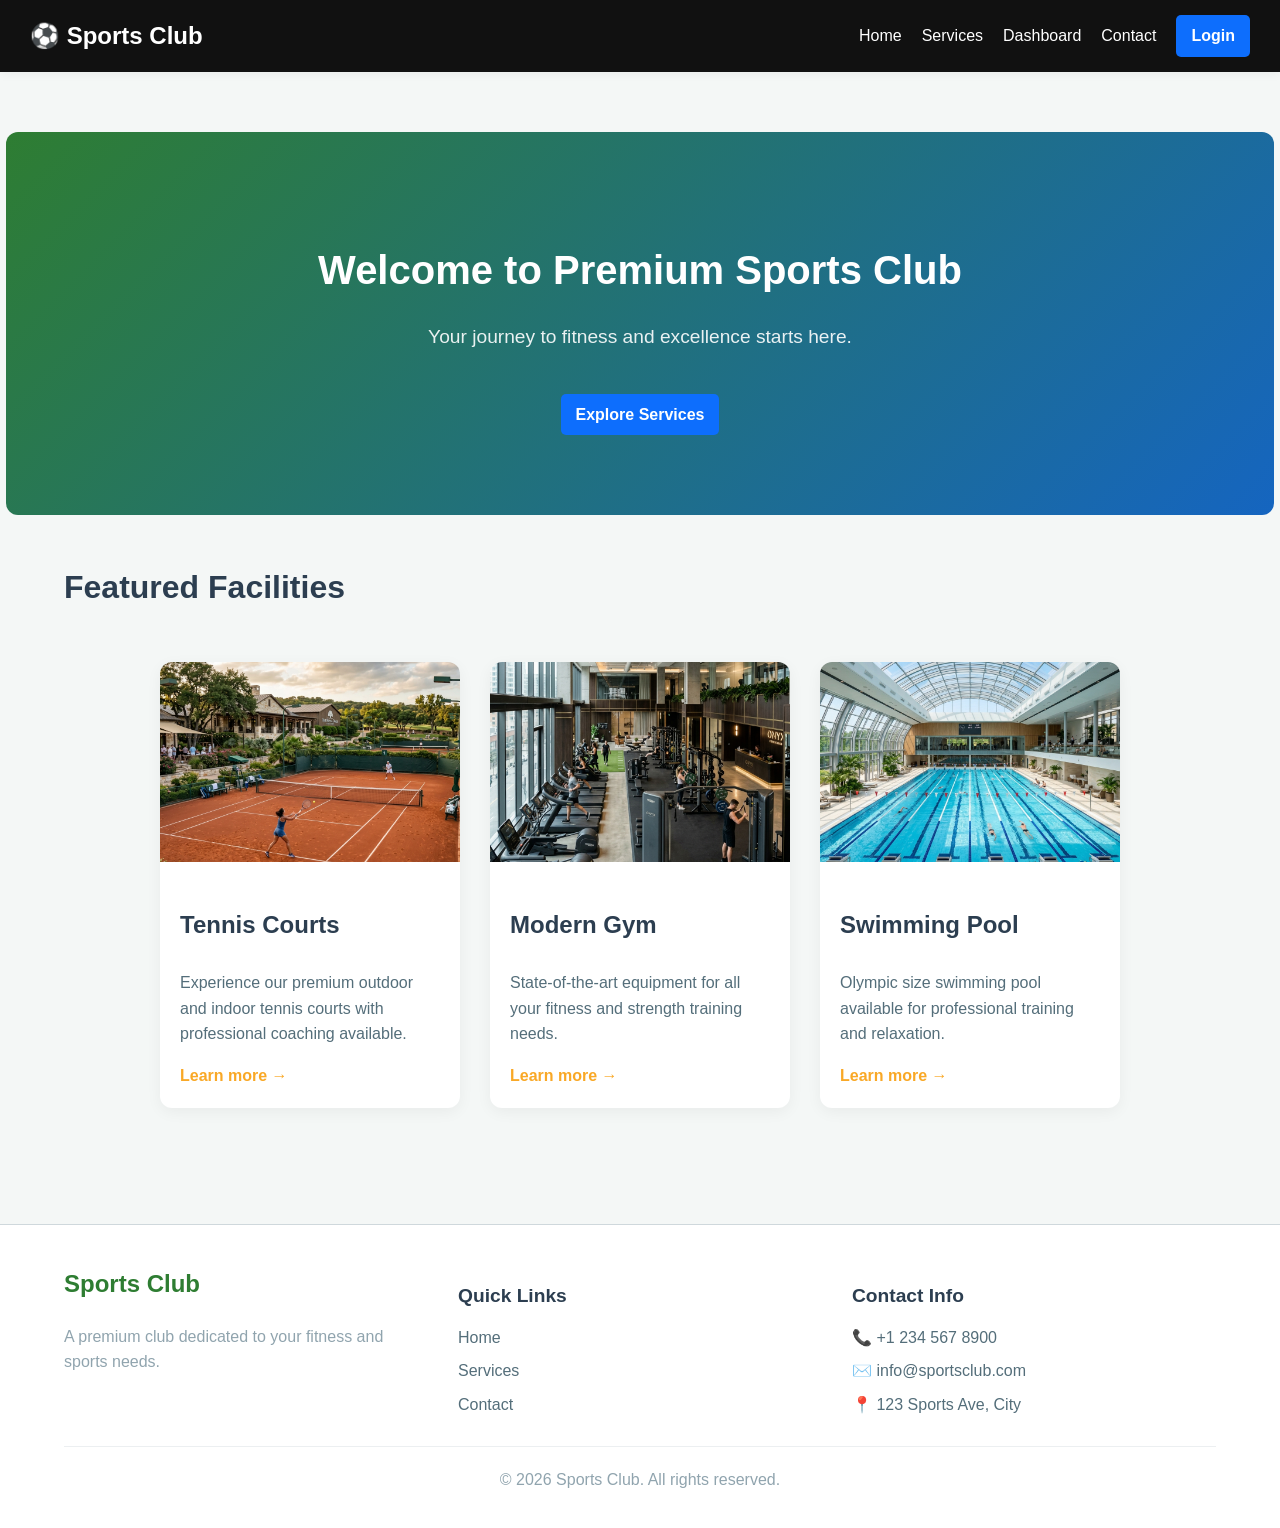
<file: Sports Club Website/index.html>
<!DOCTYPE html>
<html lang="en">
<head>
    <meta charset="UTF-8">
    <meta name="viewport" content="width=device-width, initial-scale=1.0">
    <title>Sports Club - Home</title>
    <link rel="stylesheet" href="cssFile/globalStyles.css">
</head>
<body>
    <nav>
        <a href="index.html">
            <span>⚽ Sports Club</span>
        </a>
        <button class="menu-toggle">&#9776;</button>
        <ul>
            <li><a href="index.html">Home</a></li>
            <li><a href="pages/services.html">Services</a></li>
            <li><a href="pages/dashboard.html">Dashboard</a></li>
            <li><a href="pages/contact.html">Contact</a></li>
            <li><a href="pages/login.html" class="link-button">Login</a></li>
        </ul>
    </nav>

    <main class="page">
        <header>
            <h1>Welcome to Premium Sports Club</h1>
            <p>Your journey to fitness and excellence starts here.</p>
            <br>
            <a href="pages/services.html" class="link-button">Explore Services</a>
        </header>

        <h2>Featured Facilities</h2>
        <div class="card-container">
            <div class="card">
                <img src="sources/image1.png" alt="Tennis Court" onerror="this.src='https://via.placeholder.com/300x200?text=Tennis+Court'">
                <div>
                    <h3>Tennis Courts</h3>
                    <p>Experience our premium outdoor and indoor tennis courts with professional coaching available.</p>
                    <a href="pages/services.html">Learn more &rarr;</a>
                </div>
            </div>
            <div class="card">
                <img src="sources/image2.png" alt="Indoor Gym" onerror="this.src='https://via.placeholder.com/300x200?text=Indoor+Gym'">
                <div>
                    <h3>Modern Gym</h3>
                    <p>State-of-the-art equipment for all your fitness and strength training needs.</p>
                    <a href="pages/services.html">Learn more &rarr;</a>
                </div>
            </div>
            <div class="card">
                <img src="sources/image3.png" alt="Swimming Pool" onerror="this.src='https://via.placeholder.com/300x200?text=Swimming+Pool'">
                <div>
                    <h3>Swimming Pool</h3>
                    <p>Olympic size swimming pool available for professional training and relaxation.</p>
                    <a href="pages/services.html">Learn more &rarr;</a>
                </div>
            </div>
        </div>
    </main>

    <footer>
        <div class="footer-container">
            <div>
                <h1>Sports Club</h1>
                <p style="text-align: left; padding-top: 0; border: none;">A premium club dedicated to your fitness and sports needs.</p>
            </div>
            <div>
                <h2>Quick Links</h2>
                <a href="index.html">Home</a>
                <a href="pages/services.html">Services</a>
                <a href="pages/contact.html">Contact</a>
            </div>
            <div>
                <h2>Contact Info</h2>
                <a href="#">📞 +1 234 567 8900</a>
                <a href="#">✉️ info@sportsclub.com</a>
                <a href="#">📍 123 Sports Ave, City</a>
            </div>
        </div>
        <p>&copy; 2026 Sports Club. All rights reserved.</p>
    </footer>

    <script src="jsFile/jsFunctions.js"></script>
</body>
</html>
</file>
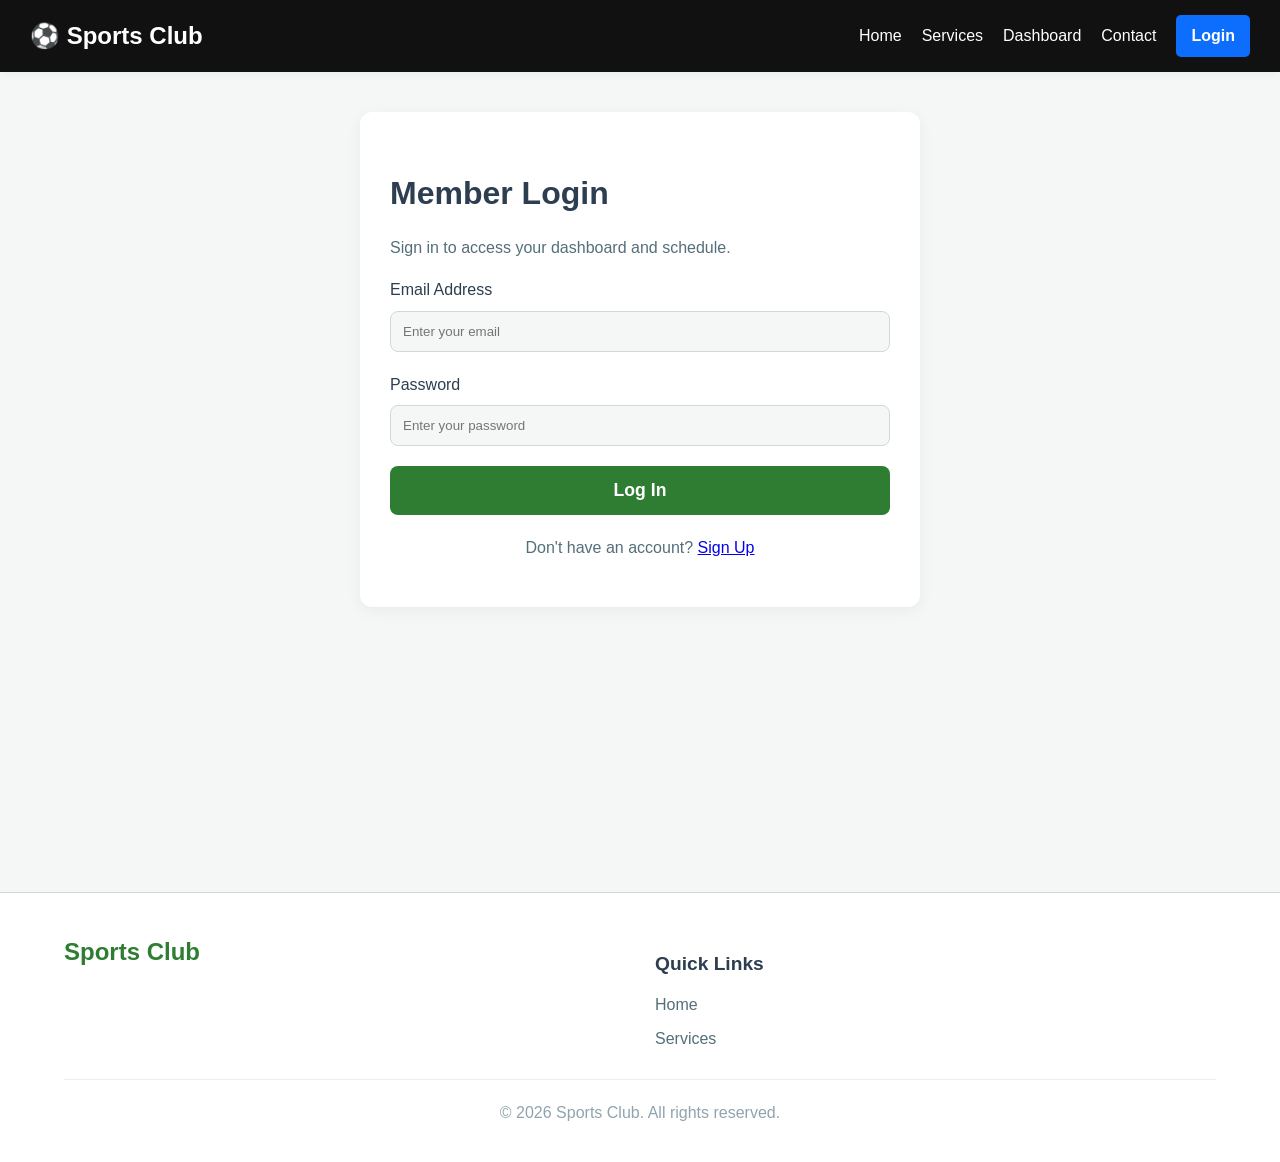
<file: Sports Club Website/pages/login.html>
<!DOCTYPE html>
<html lang="en">
<head>
    <meta charset="UTF-8">
    <meta name="viewport" content="width=device-width, initial-scale=1.0">
    <title>Sports Club - Login</title>
    <link rel="stylesheet" href="../cssFile/globalStyles.css">
</head>
<body>
    <nav>
        <a href="../index.html">
            <span>⚽ Sports Club</span>
        </a>
        <button class="menu-toggle">&#9776;</button>
        <ul>
            <li><a href="../index.html">Home</a></li>
            <li><a href="services.html">Services</a></li>
            <li><a href="dashboard.html">Dashboard</a></li>
            <li><a href="contact.html">Contact</a></li>
            <li><a href="login.html" class="link-button">Login</a></li>
        </ul>
    </nav>

    <main class="page">
        <div class="form-container">
            <h2>Member Login</h2>
            <p>Sign in to access your dashboard and schedule.</p>
            <form>
                <div>
                    <label for="email">Email Address</label>
                    <input type="email" id="email" placeholder="Enter your email" required>
                </div>
                <div>
                    <label for="password">Password</label>
                    <input type="password" id="password" placeholder="Enter your password" required>
                </div>
                <button type="submit" class="lg-button" style="width: 100%;">Log In</button>
            </form>
            <p style="text-align: center; margin-top: 20px;">
                Don't have an account? <a href="#">Sign Up</a>
            </p>
        </div>
    </main>

    <footer>
        <div class="footer-container">
            <div>
                <h1>Sports Club</h1>
            </div>
            <div>
                <h2>Quick Links</h2>
                <a href="../index.html">Home</a>
                <a href="services.html">Services</a>
            </div>
        </div>
        <p>&copy; 2026 Sports Club. All rights reserved.</p>
    </footer>

    <script src="../jsFile/jsFunctions.js"></script>
</body>
</html>
</file>
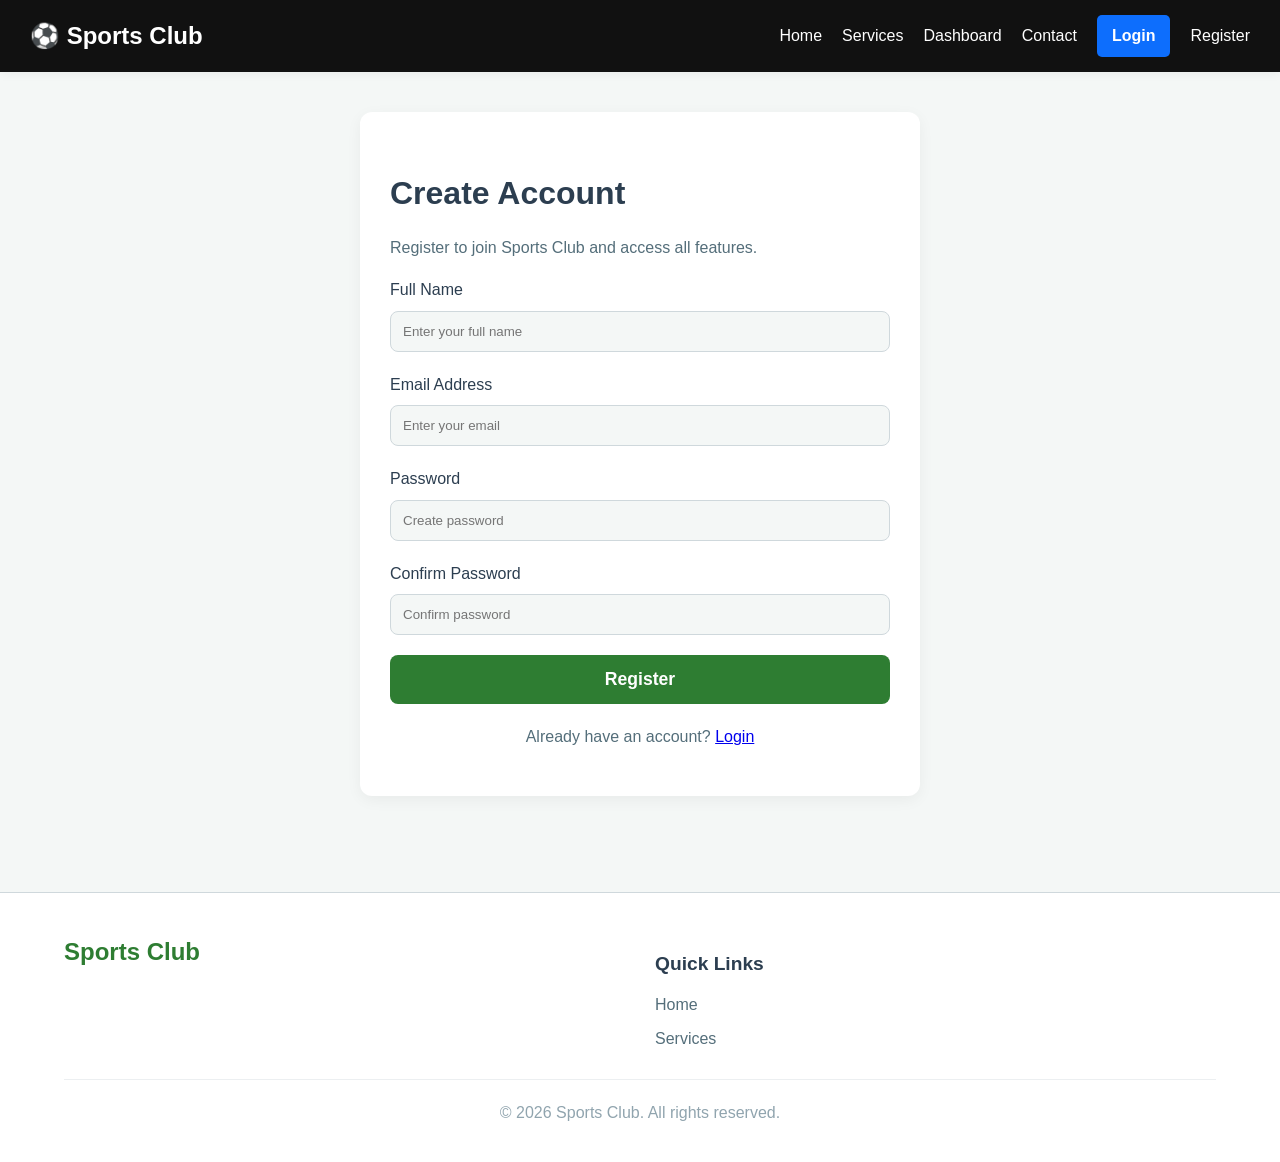
<file: Sports Club Website/pages/register.html>
<!DOCTYPE html>
<html lang="en">
<head>
    <meta charset="UTF-8">
    <meta name="viewport" content="width=device-width, initial-scale=1.0">
    <title>Sports Club - Register</title>
    <link rel="stylesheet" href="../cssFile/globalStyles.css">
</head>
<body>
    <nav>
        <a href="../index.html">
            <span>⚽ Sports Club</span>
        </a>
        <button class="menu-toggle">&#9776;</button>
        <ul>
            <li><a href="../index.html">Home</a></li>
            <li><a href="services.html">Services</a></li>
            <li><a href="dashboard.html">Dashboard</a></li>
            <li><a href="contact.html">Contact</a></li>
            <li><a href="login.html" class="link-button">Login</a></li>
            <li><a href="register.html">Register</a></li>
        </ul>
    </nav>

    <main class="page">
        <div class="form-container">
            <h2>Create Account</h2>
            <p>Register to join Sports Club and access all features.</p>

            <form>
                <div>
                    <label for="name">Full Name</label>
                    <input type="text" id="name" placeholder="Enter your full name" required>
                </div>

                <div>
                    <label for="email">Email Address</label>
                    <input type="email" id="email" placeholder="Enter your email" required>
                </div>

                <div>
                    <label for="password">Password</label>
                    <input type="password" id="password" placeholder="Create password" required>
                </div>

                <div>
                    <label for="confirmPassword">Confirm Password</label>
                    <input type="password" id="confirmPassword" placeholder="Confirm password" required>
                </div>

                <button type="submit" class="lg-button" style="width: 100%;">
                    Register
                </button>
            </form>

            <p style="text-align: center; margin-top: 20px;">
                Already have an account?
                <a href="login.html">Login</a>
            </p>
        </div>
    </main>

    <footer>
        <div class="footer-container">
            <div>
                <h1>Sports Club</h1>
            </div>

            <div>
                <h2>Quick Links</h2>
                <a href="../index.html">Home</a>
                <a href="services.html">Services</a>
            </div>
        </div>

        <p>&copy; 2026 Sports Club. All rights reserved.</p>
    </footer>

    <script src="../jsFile/jsFunctions.js"></script>
</body>
</html>
</file>
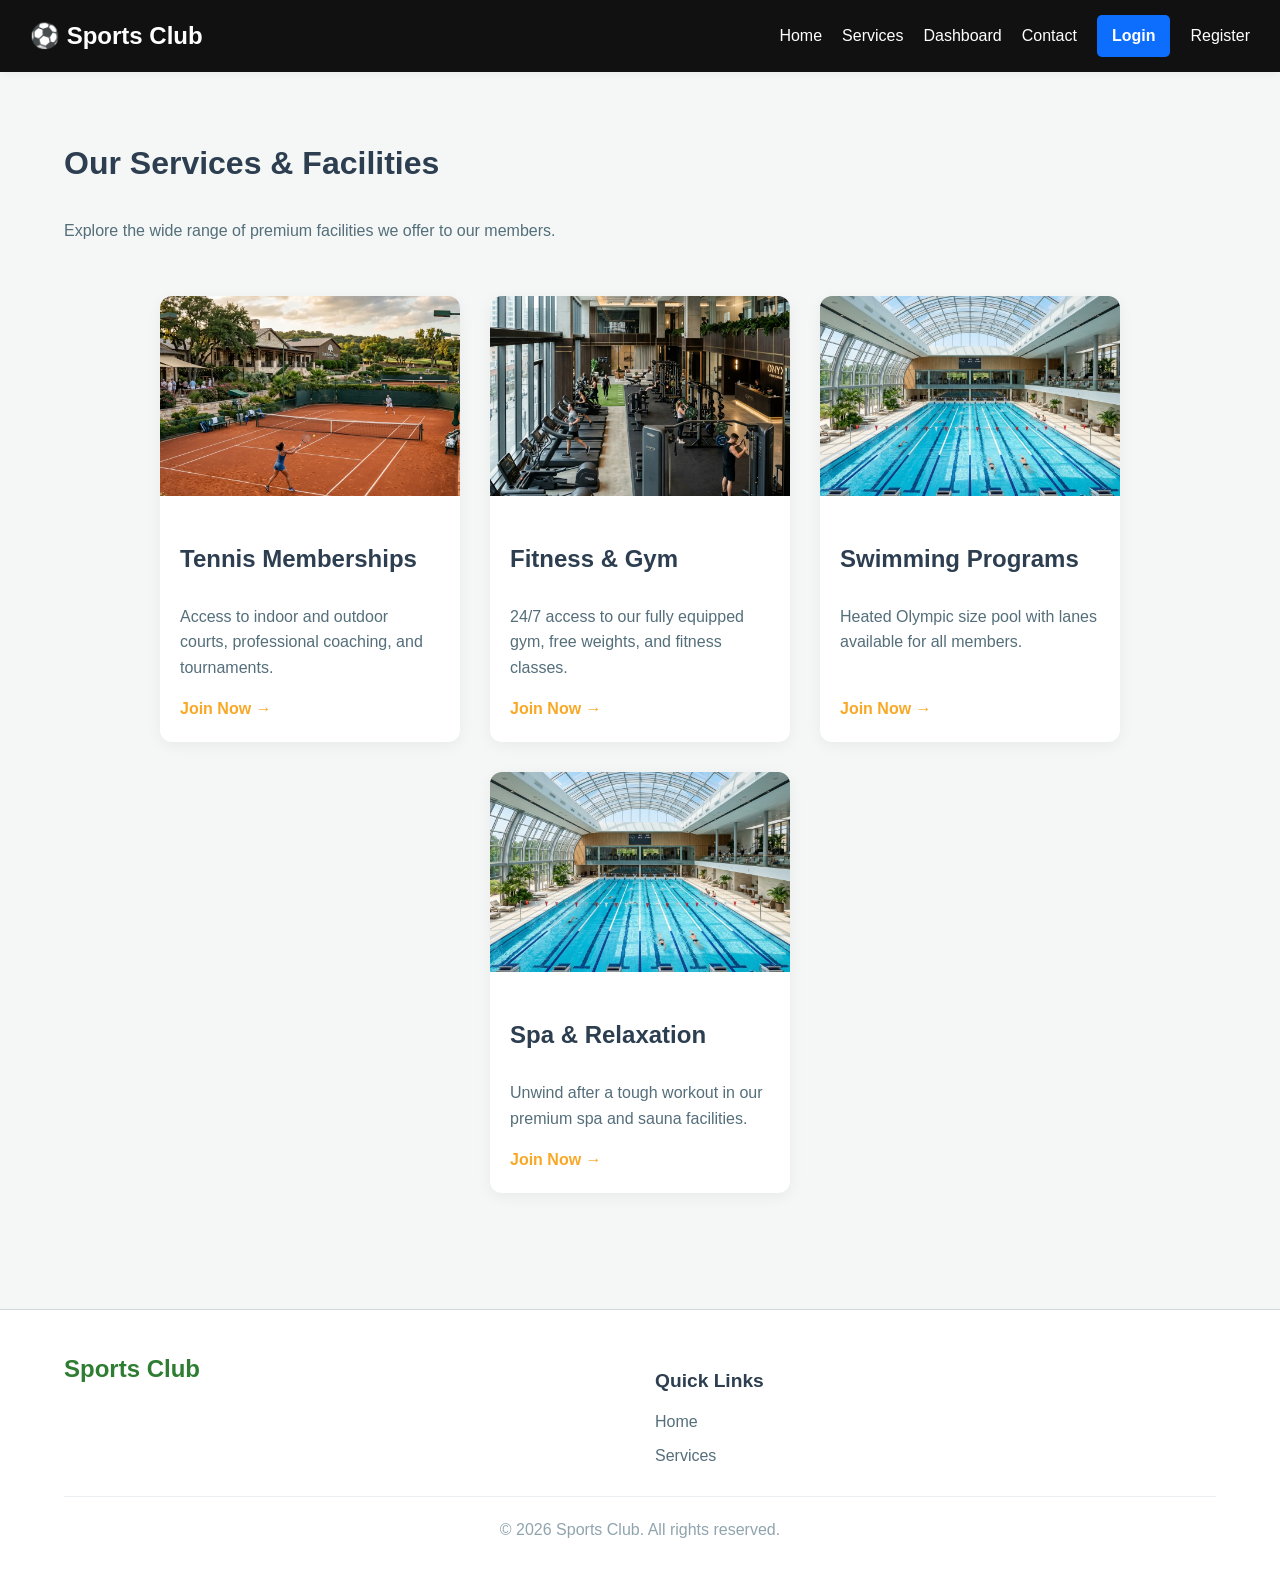
<file: Sports Club Website/pages/services.html>
<!DOCTYPE html>
<html lang="en">
<head>
    <meta charset="UTF-8">
    <meta name="viewport" content="width=device-width, initial-scale=1.0">
    <title>Sports Club - Services</title>
    <link rel="stylesheet" href="../cssFile/globalStyles.css">
</head>
<body>
    <nav>
        <a href="../index.html">
            <span>⚽ Sports Club</span>
        </a>
        <button class="menu-toggle">&#9776;</button>
        <ul>
            <li><a href="../index.html">Home</a></li>
            <li><a href="services.html">Services</a></li>
            <li><a href="dashboard.html">Dashboard</a></li>
            <li><a href="contact.html">Contact</a></li>
            <li><a href="login.html" class="link-button">Login</a></li>
            <li><a href="register.html">Register</a></li>
        </ul>
    </nav>

    <main class="page">
        <h2>Our Services & Facilities</h2>
        <p>Explore the wide range of premium facilities we offer to our members.</p>
        
        <div class="card-container">
            <div class="card">
                <img src="../sources/image1.png" alt="Tennis" onerror="this.src='https://via.placeholder.com/300x200?text=Tennis'">
                <div>
                    <h3>Tennis Memberships</h3>
                    <p>Access to indoor and outdoor courts, professional coaching, and tournaments.</p>
                    <a href="#">Join Now &rarr;</a>
                </div>
            </div>
            <div class="card">
                <img src="../sources/image2.png" alt="Gym" onerror="this.src='https://via.placeholder.com/300x200?text=Gym'">
                <div>
                    <h3>Fitness & Gym</h3>
                    <p>24/7 access to our fully equipped gym, free weights, and fitness classes.</p>
                    <a href="#">Join Now &rarr;</a>
                </div>
            </div>
            <div class="card">
                <img src="../sources/image3.png" alt="Swimming" onerror="this.src='https://via.placeholder.com/300x200?text=Swimming'">
                <div>
                    <h3>Swimming Programs</h3>
                    <p>Heated Olympic size pool with lanes available for all members.</p>
                    <a href="#">Join Now &rarr;</a>
                </div>
            </div>
            <div class="card">
                <img src="../sources/image4.png" alt="Spa" onerror="this.src='https://via.placeholder.com/300x200?text=Spa'">
                <div>
                    <h3>Spa & Relaxation</h3>
                    <p>Unwind after a tough workout in our premium spa and sauna facilities.</p>
                    <a href="#">Join Now &rarr;</a>
                </div>
            </div>
        </div>
    </main>

    <footer>
        <div class="footer-container">
            <div>
                <h1>Sports Club</h1>
            </div>
            <div>
                <h2>Quick Links</h2>
                <a href="../index.html">Home</a>
                <a href="services.html">Services</a>
            </div>
        </div>
        <p>&copy; 2026 Sports Club. All rights reserved.</p>
    </footer>

    <script src="../jsFile/jsFunctions.js"></script>
</body>
</html>
</file>
<file: Sports Club Website/cssFile/globalStyles.css>
/* =========================================================
   DESIGN SYSTEM
========================================================= */
:root {
  --brand-primary-color: #2E7D32; /* Deep Green */
  --brand-secondary-color: #F9A826; /* Vibrant Orange */
  --brand-third-color: #1565C0; /* Strong Blue */
  --brand-fourth-color: #C62828; /* Deep Red */
  --brand-accent-color: #FFD54F; /* Accent Yellow */

  --bg-main: #F4F7F6;
  --bg-card: #FFFFFF;

  --text-primary-color: #2C3E50;
  --text-secondary-color: #546E7A;
  --text-muted-color: #90A4AE;
  --text-focus-color: #2E7D32;
  --text-highlighted-color: #F9A826;

  --border-primary-color: #CFD8DC;
  --border-secondary-color: #ECEFF1;
  --border-muted-color: #F5F7F8;
  --border-focus-color: #2E7D32;
  --border-highlighted-color: #F9A826;

  --radius-sm: 8px;
  --radius-md: 12px;

  --transition: 0.3s ease-in-out;
}

/* =========================================================
   DARK MODE (OPTIONAL)
========================================================= */
[data-theme="dark"] {
  --bg-main: #121212;
  --bg-card: #1E1E1E;

  --text-primary-color: #E0E0E0;
  --text-secondary-color: #B0BEC5;
  --text-muted-color: #78909C;
  --text-focus-color: #81C784;
  --text-highlighted-color: #FFCA28;

  --border-primary-color: #37474F;
  --border-secondary-color: #263238;
  --border-muted-color: #1C2331;
  --border-focus-color: #81C784;
  --border-highlighted-color: #FFCA28;
}

/* =========================================================
   GLOBAL BASE
========================================================= */
body {
  margin: 0;
  font-family: 'Inter', 'Segoe UI', Roboto, Helvetica, Arial, sans-serif;
  background: var(--bg-main);
  color: var(--text-primary-color);
  line-height: 1.6;
}

/* =========================================================
   GLOBAL BUTTON SYSTEM
========================================================= */
button { 
   cursor: pointer;
   background: var(--brand-primary-color);
   color: #fff;
   border: none;
   padding: 10px 20px;
   border-radius: var(--radius-sm);
   font-weight: 600;
   transition: background var(--transition), transform var(--transition);
}

button:hover { 
  background: var(--brand-third-color);
  transform: translateY(-2px);
}

/* =========================================================
   LINK BUTTON
========================================================= */
.link-button { 
  display: inline-block;
  text-decoration: none;
  background: var(--brand-secondary-color);
  color: #fff;
  padding: 10px 20px;
  border-radius: var(--radius-sm);
  font-weight: 600;
  transition: background var(--transition), transform var(--transition), box-shadow var(--transition);
  text-align: center;
}

.link-button:hover {
  background: var(--brand-accent-color);
  color: #333;
  transform: translateY(-2px);
  box-shadow: 0 4px 10px rgba(0,0,0,0.1);
}

/* =========================================================
   Button Sizes
========================================================= */
button.lg-button {
  padding: 14px 28px;
  font-size: 1.1rem;
}
button.sm-button {
  padding: 6px 12px;
  font-size: 0.9rem;
}
button.tiny-button {
  padding: 4px 8px;
  font-size: 0.8rem;
}
button.border-button {
  background: transparent;
  border: 2px solid var(--brand-primary-color);
  color: var(--brand-primary-color);
}
button.border-button:hover {
  background: var(--brand-primary-color);
  color: #fff;
}

/* =========================================================
  SELECT input used in forms
========================================================= */
select {
    padding: 10px;
    border: 1px solid var(--border-primary-color);
    border-radius: var(--radius-sm);
    background: var(--bg-card);
    color: var(--text-primary-color);
    font-size: 1rem;
    width: 100%;
    outline: none;
    transition: border var(--transition);
}

select:hover {
    border-color: var(--border-highlighted-color);
}

select:focus {
    border-color: var(--border-focus-color);
    box-shadow: 0 0 0 2px rgba(46, 125, 50, 0.2);
}

select:disabled {
    background: var(--border-secondary-color);
    cursor: not-allowed;
}

.select-container {
    margin-bottom: 15px;
}

/* =========================================================
  NAV BUTTON
========================================================= */
nav button { 
    background: transparent;
    color: var(--text-primary-color);
    border: 2px solid var(--border-primary-color);
}

nav button:hover { 
    background: var(--bg-card);
    color: var(--brand-primary-color);
    border-color: var(--brand-primary-color);
}

nav a {
  text-decoration: none;
  color: var(--text-primary-color);
  font-weight: 500;
  transition: color var(--transition);
}
nav a:hover {
  color: var(--brand-primary-color);
}

h1 { font-size: 2.5rem; margin-bottom: 1rem; }
h2 { font-size: 2rem; margin-bottom: 0.8rem; }
h3 { font-size: 1.5rem; margin-bottom: 0.6rem; }
h4 { font-size: 1.2rem; margin-bottom: 0.5rem; }

p { margin-bottom: 1rem; color: var(--text-secondary-color); }

/* =========================================================
   NAVBAR (RESPONSIVE + ROLE READY)
========================================================= */
nav {
  display: flex;
  justify-content: space-between;
  align-items: center;
  padding: 15px 5%;
  background: var(--bg-card);
  box-shadow: 0 2px 10px rgba(0,0,0,0.05);
  position: sticky;
  top: 0;
  z-index: 1000;
}

/* Logo */
nav > a {
  font-size: 1.5rem;
  font-weight: 800;
  color: var(--brand-primary-color);
  display: flex;
  align-items: center;
  gap: 10px;
}

/* Menu list */
nav ul {
  display: flex;
  list-style: none;
  margin: 0;
  padding: 0;
  gap: 20px;
  align-items: center;
}

nav li {
  position: relative;
}

/* Dropdown */
nav .dropdown-menu {
  display: none;
  position: absolute;
  top: 100%;
  left: 0;
  background: var(--bg-card);
  box-shadow: 0 5px 15px rgba(0,0,0,0.1);
  border-radius: var(--radius-sm);
  min-width: 150px;
  flex-direction: column;
  padding: 10px 0;
}

nav .dropdown:hover .dropdown-menu {
  display: flex;
}

nav .dropdown-menu a {
  padding: 8px 15px;
  display: block;
}

nav .dropdown-menu a:hover {
  background: var(--bg-main);
}

/* =========================================================
   HAMBURGER BUTTON in navbar
========================================================= */
.menu-toggle {
  display: none;
  background: none;
  border: none;
  font-size: 1.5rem;
  color: var(--text-primary-color);
}

/* =========================================================
   MOBILE NAVBAR
========================================================= */
@media (max-width: 768px) {
  .menu-toggle {
    display: block;
  }
  
  nav ul {
    display: none;
    flex-direction: column;
    position: absolute;
    top: 100%;
    left: 0;
    width: 100%;
    background: var(--bg-card);
    padding: 20px 0;
    box-shadow: 0 10px 15px rgba(0,0,0,0.1);
  }

  nav ul.open {
    display: flex;
  }

  nav ul li {
    width: 100%;
    text-align: center;
  }

  nav ul li a {
    display: block;
    padding: 10px;
  }

  nav .dropdown:hover .dropdown-menu {
    display: none;
  }

  nav .dropdown-menu {
    position: static;
    box-shadow: none;
    background: var(--bg-main);
  }
  
  nav .dropdown.open .dropdown-menu {
      display: flex;
  }
}

/* =========================================================
   PAGE CONTENT
========================================================= */
.page {
  padding: 40px 5%;
  min-height: calc(100vh - 200px);
}

header {
    background: linear-gradient(135deg, var(--brand-primary-color), var(--brand-third-color));
    color: white;
    padding: 80px 5%;
    text-align: center;
    border-radius: var(--radius-md);
    margin: 20px 5%;
}
header h1 { color: white; }
header p { color: rgba(255,255,255,0.9); font-size: 1.2rem; }

/* =========================================================
   CARD SYSTEM
========================================================= */
.card-container {
  display: flex;              
  flex-wrap: wrap;            
  justify-content: center;    
  gap: 30px;              
  margin: 36px 12px;
}

.card {
  display: flex;             
  flex-direction: column;      
  background: var(--bg-card);
  border-radius: var(--radius-md);
  box-shadow: 0 4px 15px rgba(0,0,0,0.05);
  overflow: hidden;
  transition: transform var(--transition), box-shadow var(--transition);
  width: 300px;
}

.card:hover {
  transform: translateY(-5px);
  box-shadow: 0 8px 25px rgba(0,0,0,0.1);
}

.card img {
  width: 100%;
  height: 200px;
  object-fit: cover;
  border-radius: var(--radius-sm) var(--radius-sm) 0 0;
  background-color: var(--border-secondary-color);
}

.card > div {
    padding: 20px;
    display: flex;
    flex-direction: column;
    flex-grow: 1;
}

.card a {
  background: none;
  color: var(--brand-secondary-color);
  text-decoration: none;
  font-weight: 600;
  margin-top: auto;
  align-self: flex-start;
  transition: color var(--transition);
}

.card a:hover {
  background: none;
  color: var(--brand-primary-color);
}

/* =========================================================
   FORM SYSTEM
========================================================= */
.form-container {
  background: var(--bg-card);
  padding: 30px;
  border-radius: var(--radius-md);
  box-shadow: 0 4px 15px rgba(0,0,0,0.05);
  max-width: 500px;
  margin: 0 auto;
}

form div {
  margin-bottom: 20px;
}

label {
  display: block;
  margin-bottom: 8px;
  font-weight: 500;
  color: var(--text-primary-color);
}

input {
  width: 100%;
  padding: 12px;
  border: 1px solid var(--border-primary-color);
  border-radius: var(--radius-sm);
  background: var(--bg-main);
  color: var(--text-primary-color);
  box-sizing: border-box;
  outline: none;
  transition: border var(--transition);
}

input:focus {
 border-color: var(--border-focus-color);
 box-shadow: 0 0 0 2px rgba(46, 125, 50, 0.2);
}

form textarea {
  width: 100%;
  padding: 12px;
  border: 1px solid var(--border-primary-color);
  border-radius: var(--radius-sm);
  background: var(--bg-main);
  color: var(--text-primary-color);
  box-sizing: border-box;
  outline: none;
  transition: border var(--transition);
  resize: vertical;
  min-height: 100px;
}

form textarea:focus {
  border-color: var(--border-focus-color);
  box-shadow: 0 0 0 2px rgba(46, 125, 50, 0.2);
}

/* =========================================================
   TABLE SYSTEM
========================================================= */
.table-container {
  width: 100%;
  overflow-x: auto;
  margin-top: 20px;
}

table {
  width: 100%;
  border-collapse: collapse;
  border-radius: var(--radius-md);
  overflow: hidden;
  box-shadow: 0 4px 15px rgba(0,0,0,0.05);
  background: var(--bg-card);
}

table thead {
  background: var(--brand-primary-color);
  color: white;
}

table th {
  padding: 15px;
  text-align: left;
  font-weight: 600;
}

table td {
  padding: 12px 15px;
  border-bottom: 1px solid var(--border-secondary-color);
  color: var(--text-secondary-color);
}

table tbody tr:nth-child(odd) {
  background-color: var(--bg-card);
}
table tbody tr:nth-child(even) {
  background-color: var(--bg-main);
}

table tbody tr:hover {
  background-color: rgba(46, 125, 50, 0.05);
}

table tbody tr:last-child td {
  border-bottom: none;
}

.table-compact th,
.table-compact td {
 padding: 8px 10px;
}

.table-bordered th,
.table-bordered td {
  border: 1px solid var(--border-secondary-color);
}

.table-striped tbody tr:nth-child(even) {
  background-color: var(--border-muted-color);
}

td {
  vertical-align: middle;
}

.table-empty {
  text-align: center;
  padding: 30px;
  color: var(--text-muted-color);
  font-style: italic;
}

.table-row-selected {
  background-color: rgba(249, 168, 38, 0.1) !important;
}

/* =========================================================
   FOOTER SYSTEM
========================================================= */
footer {
 background: var(--bg-card);
 border-top: 1px solid var(--border-primary-color);
 padding: 40px 5% 20px;
 margin-top: 40px;
}

.footer-container {
 display: flex;
 flex-wrap: wrap;
 gap: 30px;
 justify-content: space-between;
}

.footer-container > div {
  flex: 1;
  min-width: 250px;
}

footer a {
 color: var(--text-secondary-color);
 text-decoration: none;
 display: block;
 margin-bottom: 8px;
 transition: color var(--transition);
}

footer a:hover {
  color: var(--brand-primary-color);
}

footer p {
  color: var(--text-muted-color);
  margin-top: 20px;
  text-align: center;
  border-top: 1px solid var(--border-secondary-color);
  padding-top: 20px;
}

footer h1 {
  font-size: 1.5rem;
  color: var(--brand-primary-color);
  margin-top: 0;
}

footer h2 {
  font-size: 1.2rem;
  color: var(--text-primary-color);
}

/* Utility to center main content easily without violating rules */
main {
    display: flex;
    flex-direction: column;
    align-items: center;
}
main > * {
    width: 100%;
    max-width: 1200px;
}
/* Dashboard Section */

.dashboard {
    padding: 40px;
    text-align: center;
    background-color: #f5f5f5;
}

.dashboard h1 {
    margin-bottom: 10px;
    color: #222;
}

.dashboard p {
    color: #555;
    margin-bottom: 30px;
}

/* Cards */

.cards {
    display: grid;
    grid-template-columns: repeat(auto-fit, minmax(220px, 1fr));
    gap: 20px;
    margin-bottom: 40px;
}

.cards div {
    background: white;
    padding: 20px;
    border-radius: 10px;
    box-shadow: 0 2px 10px rgba(0,0,0,0.1);
}

.cards h3 {
    margin-bottom: 10px;
    color: #111;
}

.cards p {
    font-size: 14px;
    margin-bottom: 15px;
}

/* Buttons */

.cards button {
    padding: 10px 20px;
    border: none;
    background-color: #0d6efd;
    color: white;
    border-radius: 5px;
    cursor: pointer;
}

.cards button:hover {
    background-color: #084298;
}

/* Graph */

.dashboard img {
    margin-top: 20px;
    border-radius: 10px;
    max-width: 100%;
}

/* Navbar */

nav {
    display: flex;
    justify-content: space-between;
    align-items: center;
    background-color: #111;
    padding: 15px 30px;
}

nav a {
    color: white;
    text-decoration: none;
}

nav ul {
    display: flex;
    list-style: none;
    gap: 20px;
}

.link-button {
    background-color: #0d6efd;
    padding: 8px 15px;
    border-radius: 5px;
}

/* Responsive */

@media(max-width:768px) {

    nav {
        flex-direction: column;
    }

    nav ul {
        flex-direction: column;
        margin-top: 15px;
    }

    .dashboard {
        padding: 20px;
    }
}
</file>
